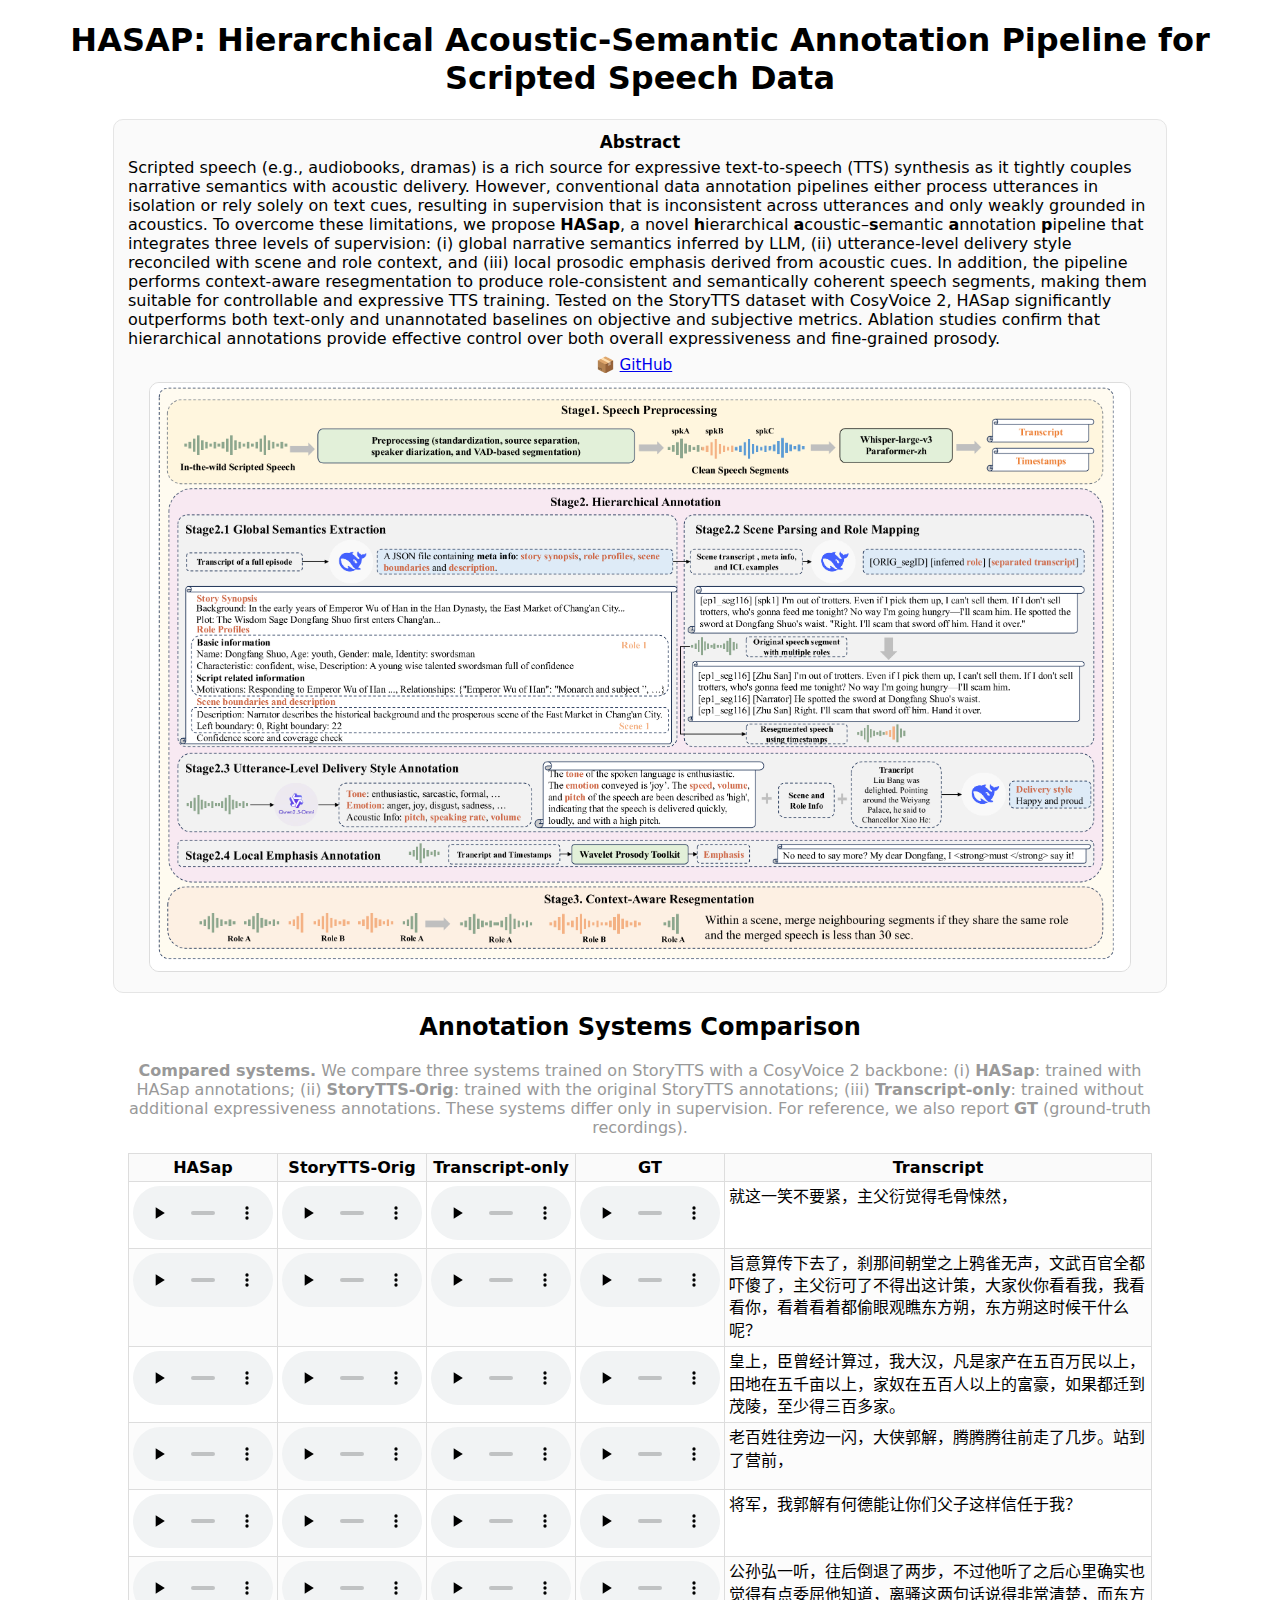
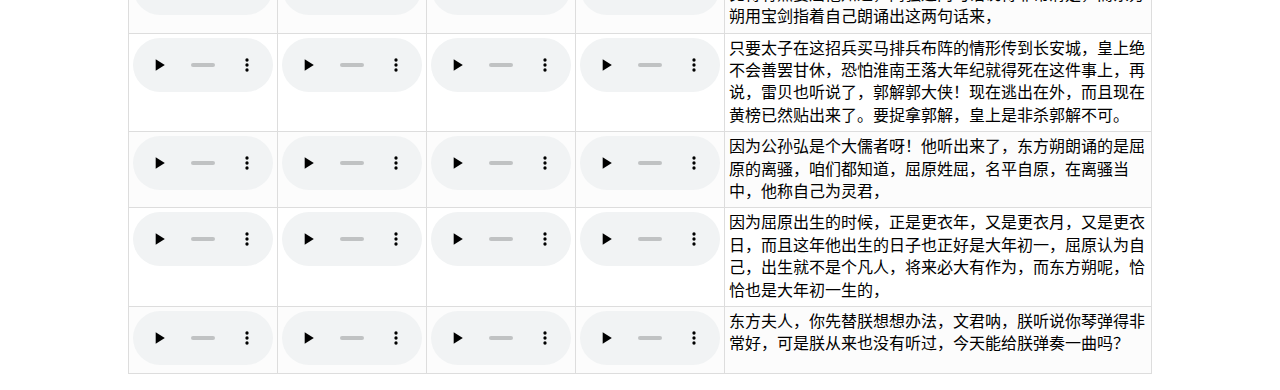
<file: index.html>
<!doctype html>
<html lang="zh-CN">
<head>
<meta charset="utf-8">
<meta name="viewport" content="width=device-width,initial-scale=1">
<title>HASap Overview</title>

<style>
  body{font-family:system-ui,-apple-system,Segoe UI,Roboto,Helvetica,Arial,sans-serif;margin:16px;}
  table{border-collapse:collapse;width:100%;}
  th,td{border:1px solid #ddd;padding:4px;vertical-align:top;}
  th{position:sticky;top:0;background:#fafafa;z-index:1;}
  tr:nth-child(even){background:#fcfcfc;}
  .sid{white-space:nowrap;font-weight:600;}

  audio{outline:none;}
  .sys audio{width:150px;max-width:100%;}

  .trans{white-space:pre-wrap;line-height:1.4;}
  .sys{min-width:140px;}

  :root { --trans-col: clamp(22rem, 48vw, 56rem); }
  .muted{color:#999;}

  thead th:last-child,
  tbody td.trans {
    width: var(--trans-col);
    max-width: var(--trans-col);
  }
  td.trans {
    white-space: normal;
    overflow-wrap: anywhere;
    line-height: 1.4;
  }

  .abstract{
    border:1px solid #e5e5e5;background:#fafafa;padding:12px 14px;border-radius:10px;
    max-width: 1024px;
    margin: 0 auto 16px;
  }
  .abstract h3{margin:0 0 6px 0;font-size:1.05rem}
  .abstract p{margin:6px 0}
  .abstract .links{margin-top:8px;font-size:.95rem}
  .abstract .links a{margin-right:12px}

  .pipeline{
    display:block;
    width:100%;
    max-width: 980px;
    height:auto;
    margin: 8px auto;
    border:1px solid #ddd;border-radius:10px;background:#fff;
  }

  .table-wrap{
    max-width: 1024px;
    margin: 0 auto;
  }

  h1, h2, h3, .muted, .links { text-align: center; }
</style>
</head>

<body>
  <h1>HASAP: Hierarchical Acoustic-Semantic Annotation Pipeline for Scripted Speech Data</h1>

  <section class="abstract">
    <h3>Abstract</h3>
    <p>
      Scripted speech (e.g., audiobooks, dramas) is a rich source for expressive text-to-speech (TTS) synthesis as it tightly couples narrative semantics with acoustic delivery.
      However, conventional data annotation pipelines either process utterances in isolation or rely solely on text cues, resulting in supervision that is inconsistent across utterances and only weakly grounded in acoustics.
      To overcome these limitations, we propose <strong>HASap</strong>, a novel <strong>h</strong>ierarchical <strong>a</strong>coustic–<strong>s</strong>emantic <strong>a</strong>nnotation <strong>p</strong>ipeline that integrates three levels of supervision:
      (i) global narrative semantics inferred by LLM, (ii) utterance-level delivery style reconciled with scene and role context, and (iii) local prosodic emphasis derived from acoustic cues.
      In addition, the pipeline performs context-aware resegmentation to produce role-consistent and semantically coherent speech segments, making them suitable for controllable and expressive TTS training.
      Tested on the StoryTTS dataset with CosyVoice&nbsp;2, HASap significantly outperforms both text-only and unannotated baselines on objective and subjective metrics.
      Ablation studies confirm that hierarchical annotations provide effective control over both overall expressiveness and fine-grained prosody.
    </p>

    <div class="links">
      📦 <a href="https://github.com/yzjlike0718/HASap" target="_blank" rel="noopener">GitHub</a>
    </div>

    <img class="pipeline" src="assets/pics/pipeline.png" alt="HASap pipeline" loading="lazy">
  </section>

  <h2>Annotation Systems Comparison</h2>
  
  <div class="table-wrap">
    <p class="muted"><strong>Compared systems.</strong> We compare three systems trained on StoryTTS with a CosyVoice&nbsp;2 backbone: (i) <strong>HASap</strong>: trained with HASap annotations; (ii) <strong>StoryTTS-Orig</strong>: trained with the original StoryTTS annotations; (iii) <strong>Transcript-only</strong>: trained without additional expressiveness annotations. These systems differ only in supervision. For reference, we also report <strong>GT</strong> (ground-truth recordings).</p>
    <table>
      <thead>
        <tr>
          <th class='sys'>HASap</th>
          <th class='sys'>StoryTTS-Orig</th>
          <th class='sys'>Transcript-only</th>
          <th class='sys'>GT</th>
          <th>Transcript</th>
        </tr>
      </thead>
      <tbody>
        <tr><td class="sys"><audio controls preload='none' src='assets/audios/compare/HASap/001.wav'></audio></td><td class="sys"><audio controls preload='none' src='assets/audios/compare/StoryTTS-Orig/001.wav'></audio></td><td class="sys"><audio controls preload='none' src='assets/audios/compare/Transcript-only/001.wav'></audio></td><td class="sys"><audio controls preload='none' src='assets/audios/compare/GT/001.wav'></audio></td><td class='trans'>就这一笑不要紧，主父衍觉得毛骨悚然，</td></tr>
        <tr><td class="sys"><audio controls preload='none' src='assets/audios/compare/HASap/002.wav'></audio></td><td class="sys"><audio controls preload='none' src='assets/audios/compare/StoryTTS-Orig/002.wav'></audio></td><td class="sys"><audio controls preload='none' src='assets/audios/compare/Transcript-only/002.wav'></audio></td><td class="sys"><audio controls preload='none' src='assets/audios/compare/GT/002.wav'></audio></td><td class='trans'>旨意算传下去了，刹那间朝堂之上鸦雀无声，文武百官全都吓傻了，主父衍可了不得出这计策，大家伙你看看我，我看看你，看着看着都偷眼观瞧东方朔，东方朔这时候干什么呢？</td></tr>
        <tr><td class="sys"><audio controls preload='none' src='assets/audios/compare/HASap/003.wav'></audio></td><td class="sys"><audio controls preload='none' src='assets/audios/compare/StoryTTS-Orig/003.wav'></audio></td><td class="sys"><audio controls preload='none' src='assets/audios/compare/Transcript-only/003.wav'></audio></td><td class="sys"><audio controls preload='none' src='assets/audios/compare/GT/003.wav'></audio></td><td class='trans'>皇上，臣曾经计算过，我大汉，凡是家产在五百万民以上，田地在五千亩以上，家奴在五百人以上的富豪，如果都迁到茂陵，至少得三百多家。</td></tr>
        <tr><td class="sys"><audio controls preload='none' src='assets/audios/compare/HASap/004.wav'></audio></td><td class="sys"><audio controls preload='none' src='assets/audios/compare/StoryTTS-Orig/004.wav'></audio></td><td class="sys"><audio controls preload='none' src='assets/audios/compare/Transcript-only/004.wav'></audio></td><td class="sys"><audio controls preload='none' src='assets/audios/compare/GT/004.wav'></audio></td><td class='trans'>老百姓往旁边一闪，大侠郭解，腾腾腾往前走了几步。站到了营前，</td></tr>
        <tr><td class="sys"><audio controls preload='none' src='assets/audios/compare/HASap/005.wav'></audio></td><td class="sys"><audio controls preload='none' src='assets/audios/compare/StoryTTS-Orig/005.wav'></audio></td><td class="sys"><audio controls preload='none' src='assets/audios/compare/Transcript-only/005.wav'></audio></td><td class="sys"><audio controls preload='none' src='assets/audios/compare/GT/005.wav'></audio></td><td class='trans'>将军，我郭解有何德能让你们父子这样信任于我？</td></tr>
        <tr><td class="sys"><audio controls preload='none' src='assets/audios/compare/HASap/006.wav'></audio></td><td class="sys"><audio controls preload='none' src='assets/audios/compare/StoryTTS-Orig/006.wav'></audio></td><td class="sys"><audio controls preload='none' src='assets/audios/compare/Transcript-only/006.wav'></audio></td><td class="sys"><audio controls preload='none' src='assets/audios/compare/GT/006.wav'></audio></td><td class='trans'>公孙弘一听，往后倒退了两步，不过他听了之后心里确实也觉得有点委屈他知道，离骚这两句话说得非常清楚，而东方朔用宝剑指着自己朗诵出这两句话来，</td></tr>
        <tr><td class="sys"><audio controls preload='none' src='assets/audios/compare/HASap/007.wav'></audio></td><td class="sys"><audio controls preload='none' src='assets/audios/compare/StoryTTS-Orig/007.wav'></audio></td><td class="sys"><audio controls preload='none' src='assets/audios/compare/Transcript-only/007.wav'></audio></td><td class="sys"><audio controls preload='none' src='assets/audios/compare/GT/007.wav'></audio></td><td class='trans'>只要太子在这招兵买马排兵布阵的情形传到长安城，皇上绝不会善罢甘休，恐怕淮南王落大年纪就得死在这件事上，再说，雷贝也听说了，郭解郭大侠！现在逃出在外，而且现在黄榜已然贴出来了。要捉拿郭解，皇上是非杀郭解不可。</td></tr>
        <tr><td class="sys"><audio controls preload='none' src='assets/audios/compare/HASap/008.wav'></audio></td><td class="sys"><audio controls preload='none' src='assets/audios/compare/StoryTTS-Orig/008.wav'></audio></td><td class="sys"><audio controls preload='none' src='assets/audios/compare/Transcript-only/008.wav'></audio></td><td class="sys"><audio controls preload='none' src='assets/audios/compare/GT/008.wav'></audio></td><td class='trans'>因为公孙弘是个大儒者呀！他听出来了，东方朔朗诵的是屈原的离骚，咱们都知道，屈原姓屈，名平自原，在离骚当中，他称自己为灵君，</td></tr>
        <tr><td class="sys"><audio controls preload='none' src='assets/audios/compare/HASap/009.wav'></audio></td><td class="sys"><audio controls preload='none' src='assets/audios/compare/StoryTTS-Orig/009.wav'></audio></td><td class="sys"><audio controls preload='none' src='assets/audios/compare/Transcript-only/009.wav'></audio></td><td class="sys"><audio controls preload='none' src='assets/audios/compare/GT/009.wav'></audio></td><td class='trans'>因为屈原出生的时候，正是更衣年，又是更衣月，又是更衣日，而且这年他出生的日子也正好是大年初一，屈原认为自己，出生就不是个凡人，将来必大有作为，而东方朔呢，恰恰也是大年初一生的，</td></tr>
        <tr><td class="sys"><audio controls preload='none' src='assets/audios/compare/HASap/010.wav'></audio></td><td class="sys"><audio controls preload='none' src='assets/audios/compare/StoryTTS-Orig/010.wav'></audio></td><td class="sys"><audio controls preload='none' src='assets/audios/compare/Transcript-only/010.wav'></audio></td><td class="sys"><audio controls preload='none' src='assets/audios/compare/GT/010.wav'></audio></td><td class='trans'>东方夫人，你先替朕想想办法，文君呐，朕听说你琴弹得非常好，可是朕从来也没有听过，今天能给朕弹奏一曲吗？</td></tr>
      </tbody>
    </table>
  </div>
</body>
</html>
</file>
